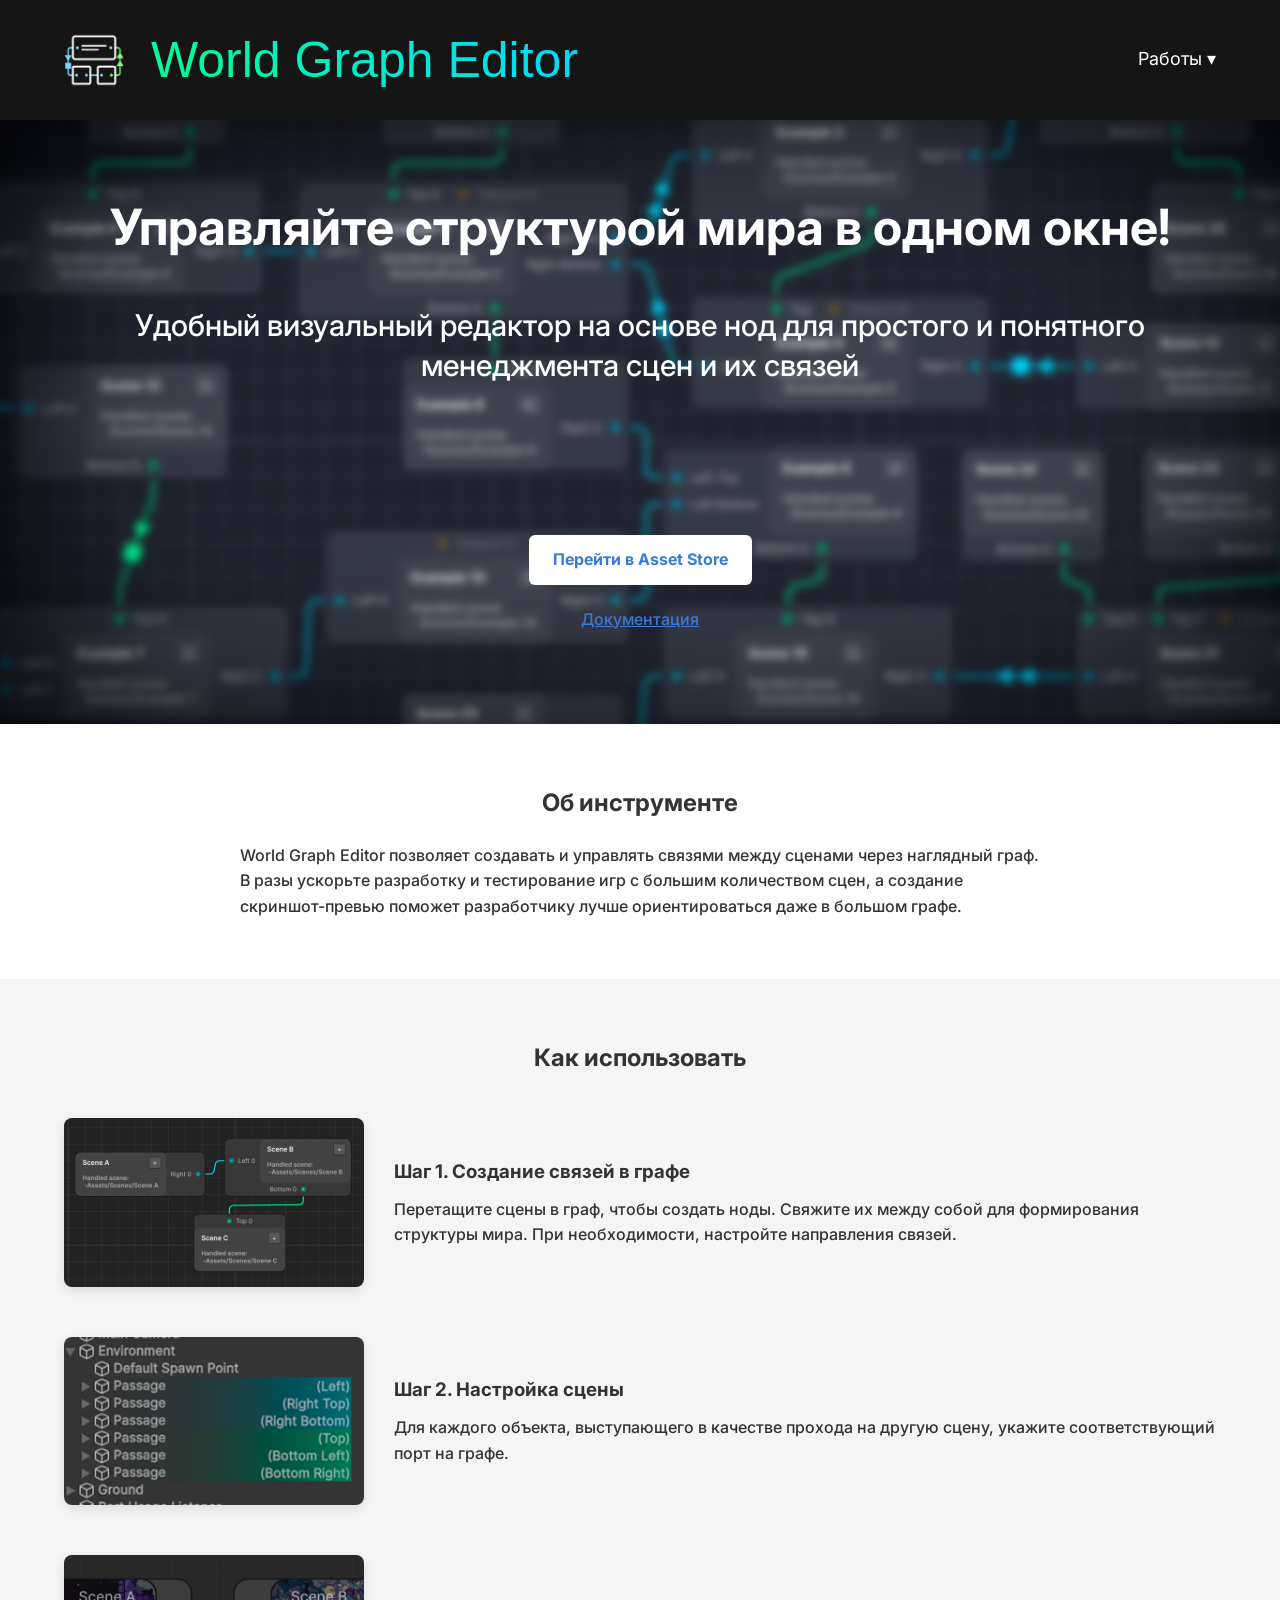
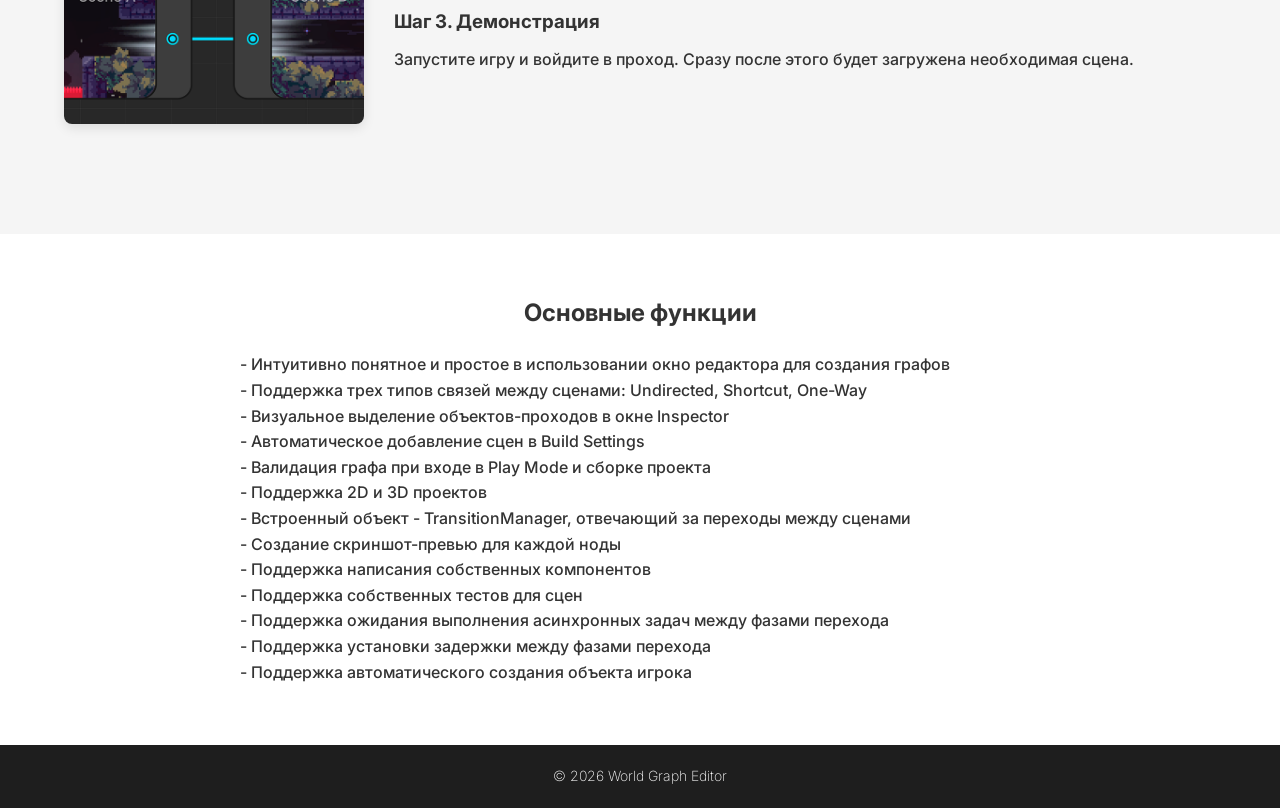
<file: index.html>
<!DOCTYPE html>
<html lang="ru">
<head>
    <meta charset="UTF-8">
    <title>World Graph Editor</title>
    <link rel="stylesheet" href="style.css">

    <link rel="preconnect" href="https://fonts.googleapis.com">
    <link rel="preconnect" href="https://fonts.gstatic.com" crossorigin>

    <link href="https://fonts.googleapis.com/css2?family=Inter:wght@300;400;500;600;700&display=swap" rel="stylesheet">
</head>
<body>

<header class="header">
    <div class="container header-inner">
        <div class="header-left">
            <img class="logo-image" src="icons/icon_empty.png">
            <h1 class="logo">World Graph Editor</h1>
        </div>

        <nav class="header-right">
            <div class="dropdown">
                <button class="dropdown-btn">Работы ▾</button>
                <div class="dropdown-content">
                    <a href="index.html">1 работа</a>
                    <a href="Work2/work2.html">2 работа</a>
                    <a href="Work3/work3.html">3 работа</a>
                    <a href="Work4/work4.html">4 работа</a>
                    <a href="Work5/work5.html">5 работа</a>
                    <a href="Coursework/main.html">Курсовая работа</a>
                </div>
            </div>
        </nav>
    </div>
</header>

<main>

<section class="hero">
    <div class="container hero-content">
        <h2>Управляйте структурой мира в одном окне!</h2>
        <p>Удобный визуальный редактор на основе нод для простого и понятного менеджмента сцен и их связей</p>
        <a href="https://assetstore.unity.com/packages/tools/level-design/world-graph-editor-306228" class="btn-primary" target="_blank">Перейти в Asset Store</a>
        <a href="https://github.com/xMrFinlandx/WorldGraphEditorDocumentation/blob/main/README.md#Introduction" class="link" target="_blank">Документация</a>
    </div>
</section>

<section class="description">
    <div class="container">
        <h2>Об инструменте</h2>
        <p>
            World Graph Editor позволяет создавать и управлять связями между сценами через наглядный граф.
            В разы ускорьте разработку и тестирование игр с большим количеством сцен, а создание скриншот-превью поможет разработчику лучше ориентироваться даже в большом графе.
        </p>
    </div>
</section>

<section class="steps">
    <div class="container">
        <h2>Как использовать</h2>

        <div class="step">
            <img src="images/wge_step_1.png" alt="Создание связей">
            <div class="step-content">
                <h3>Шаг 1. Создание связей в графе</h3>
                <p>
                    Перетащите сцены в граф, чтобы создать ноды. Свяжите их между собой для формирования структуры мира.
                    При необходимости, настройте направления связей.
                </p>
            </div>
        </div>

        <div class="step">
            <img src="images/wge_step_2.png" alt="Инициализация проходов">
            <div class="step-content">
                <h3>Шаг 2. Настройка сцены</h3>
                <p>
                    Для каждого объекта, выступающего в качестве прохода на другую сцену, укажите соответствующий порт на графе.
                </p>
            </div>
        </div>

        <div class="step">
            <img src="images/wge_step_3.png" alt="Демонстрация">
            <div class="step-content">
                <h3>Шаг 3. Демонстрация</h3>
                <p>
                    Запустите игру и войдите в проход. Сразу после этого будет загружена необходимая сцена.
                </p>
            </div>
        </div>

    </div>
</section>

<section class="technical">
    <div class="container">
        <h2>Основные функции</h2>
        <p>- Интуитивно понятное и простое в использовании окно редактора для создания графов</p>
        <p>- Поддержка трех типов связей между сценами: Undirected, Shortcut, One-Way</p>
        <p>- Визуальное выделение объектов-проходов в окне Inspector</p>
        <p>- Автоматическое добавление сцен в Build Settings</p>
        <p>- Валидация графа при входе в Play Mode и сборке проекта</p>
        <p>- Поддержка 2D и 3D проектов</p>
        <p>- Встроенный объект - TransitionManager, отвечающий за переходы между сценами</p>
        <p>- Создание скриншот-превью для каждой ноды</p>
        <p>- Поддержка написания собственных компонентов</p>
        <p>- Поддержка собственных тестов для сцен</p>
        <p>- Поддержка ожидания выполнения асинхронных задач между фазами перехода</p>
        <p>- Поддержка установки задержки между фазами перехода</p>
        <p>- Поддержка автоматического создания объекта игрока</p>
    </div>
</section>

</main>

<footer class="footer">
    <div class="container">
        <p>© 2026 World Graph Editor</p>
    </div>
</footer>

</body>
</html>
</file>
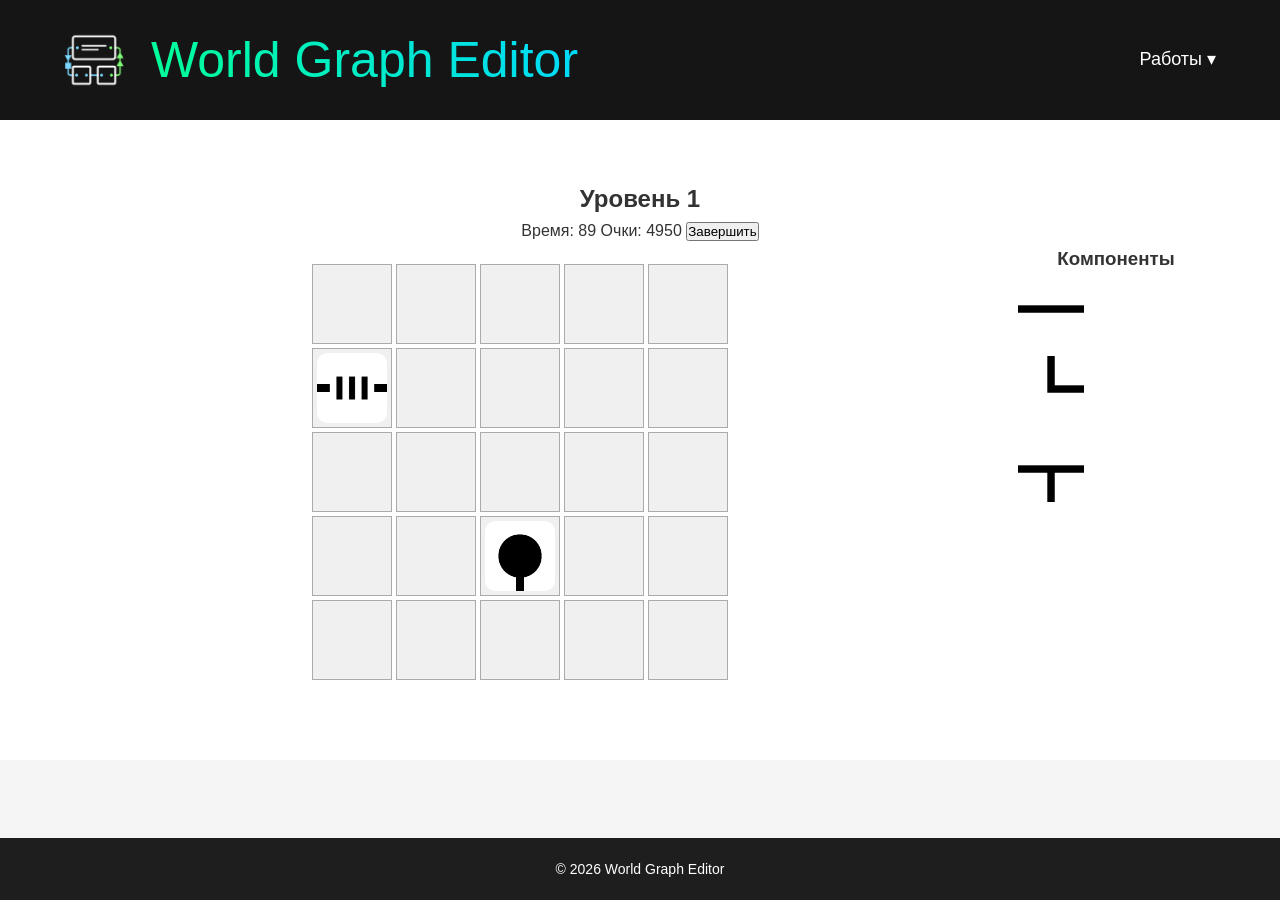
<file: Coursework/game1.html>
<!DOCTYPE html>
<html lang="ru">
<head>
    <meta charset="UTF-8">
    <title>Собери цепь</title>
    <link rel="stylesheet" href="game1.css">
    <link rel="stylesheet" href="../style.css">
</head>
<body>

<header class="header">
    <div class="container header-inner">
        <div class="header-left">
            <img class="logo-image" src="../icons/icon_empty.png"></img>
            <h1 class="logo">World Graph Editor</h1>
        </div>

        <nav class="header-right">
            <div class="dropdown">
                <button class="dropdown-btn">Работы ▾</button>
                <div class="dropdown-content">
                    <a href="../index.html">1 работа</a>
                    <a href="../Work2/work2.html">2 работа</a>
                    <a href="../Work3/work3.html">3 работа</a>
                    <a href="../Work4/work4.html">4 работа</a>
                    <a href="../Work5/work5.html">5 работа</a>
                    <a href="#">Курсовая работа</a>
                </div>
            </div>
        </nav>
    </div>
</header>

<main>

    <section class="work-container">
        <h2>Уровень <span id="level"></span></h2>

<div class="top-panel">
    <span>Время: <span id="timer">-</span></span>
    <span>Очки: <span id="score">-</span></span>
    <button id="finishBtn">Завершить</button>
</div>

<div class="layout">

    <div id="gameGrid"></div>

    <div class="sidePanel">
        <h3>Компоненты</h3>
        <div id="components"></div>
    </div>

</div>
    </section>

</main>


<footer class="footer">
    <div class="container">
        <p>© 2026 World Graph Editor</p>
    </div>
</footer>

<script src="game1.js"></script>

</body>
</html>
</file>
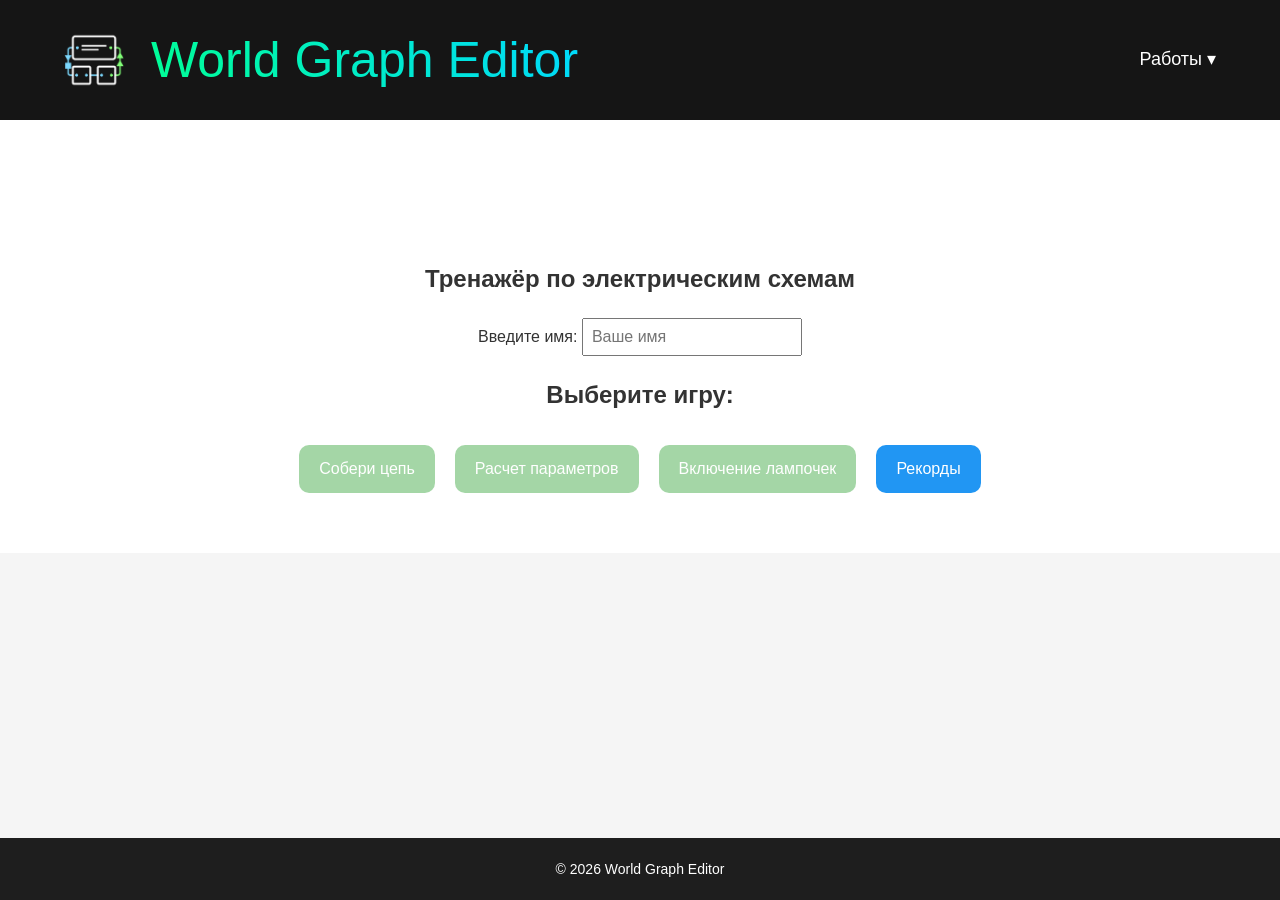
<file: Coursework/main.html>
<!DOCTYPE html>
<html lang="ru">
<head>
    <meta charset="UTF-8">
    <title>Главная</title>
    <link rel="stylesheet" href="../style.css">
    <link rel="stylesheet" href="main.css">
</head>
<body>

<header class="header">
    <div class="container header-inner">
        <div class="header-left">
            <img class="logo-image" src="../icons/icon_empty.png"></img>
            <h1 class="logo">World Graph Editor</h1>
        </div>

        <nav class="header-right">
            <div class="dropdown">
                <button class="dropdown-btn">Работы ▾</button>
                <div class="dropdown-content">
                    <a href="../index.html">1 работа</a>
                    <a href="../Work2/work2.html">2 работа</a>
                    <a href="../Work3/work3.html">3 работа</a>
                    <a href="../Work4/work4.html">4 работа</a>
                    <a href="../Work5/work5.html">5 работа</a>
                    <a href="../Coursework/main.html">Курсовая работа</a>
                </div>
            </div>
        </nav>
    </div>
</header>

<main>
    <section class="work-container">
        <div class="main-container">

            <h1>Тренажёр по электрическим схемам</h1>

            <div class="auth-block">
                <label>Введите имя:</label>
                <input type="text" id="playerName" placeholder="Ваше имя">
            </div>

            <h2>Выберите игру:</h2>

            <div class="games">
                <button class="menu-btn game-btn" data-game="1">
                    Собери цепь
                </button>

                <button class="menu-btn game-btn" data-game="2">
                   Расчет параметров
                </button>

                <button class="menu-btn game-btn" data-game="3">
                    Включение лампочек
                </button>

                <button id="ratingBtn" class="menu-btn rating-btn">
                    Рекорды
                </button>
            </div>

        </div>
    </section>
</main>

<footer class="footer">
    <div class="container">
        <p>© 2026 World Graph Editor</p>
    </div>
</footer>

<script src="main.js"></script>

</body>
</html>
</file>
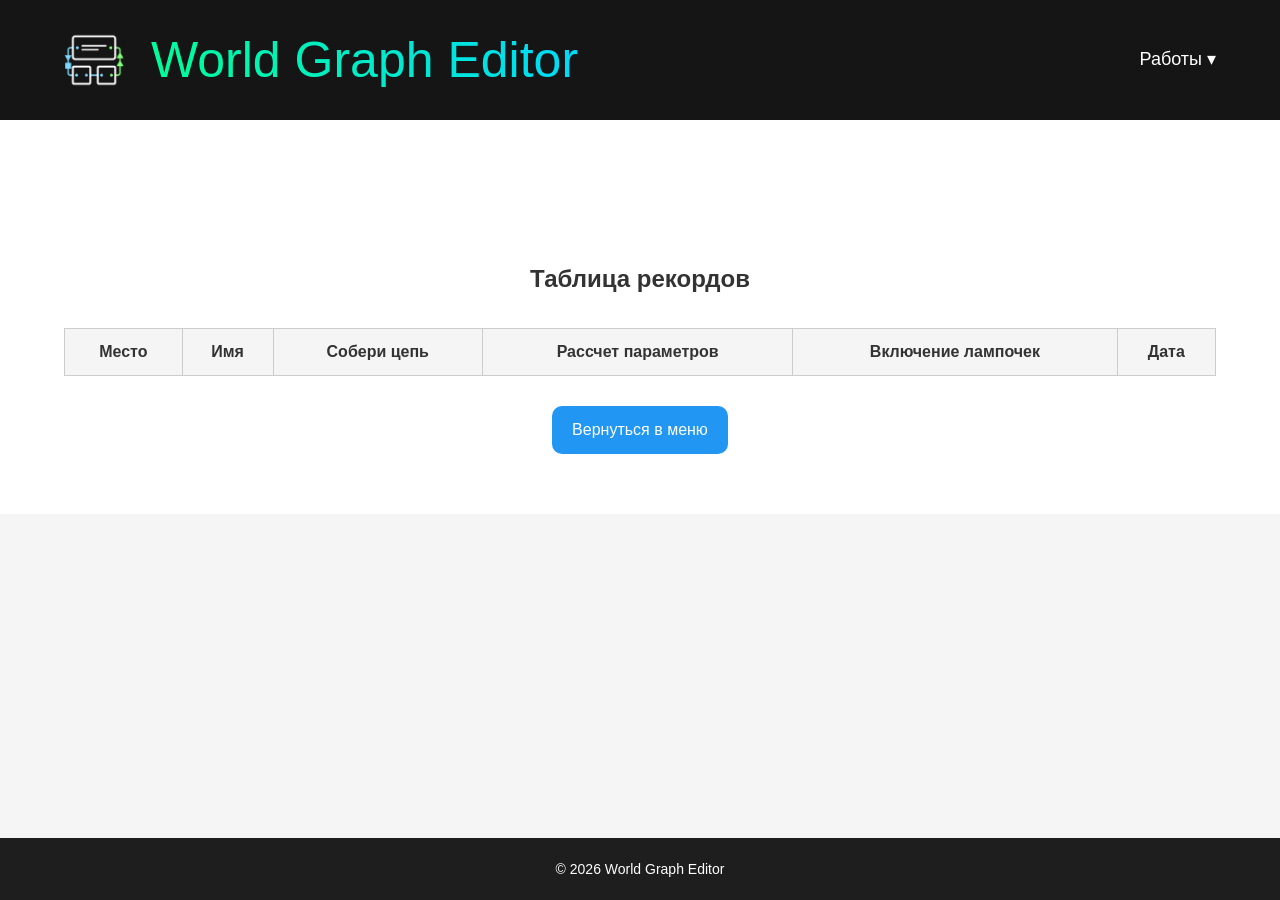
<file: Coursework/rating.html>
<!DOCTYPE html>
<html lang="ru">
<head>
  <meta charset="UTF-8">
  <title>Таблица рекордов</title>
  <link rel="stylesheet" href="../style.css">
  <link rel="stylesheet" href="rating.css">
  <link rel="stylesheet" href="main.css">
</head>
<body>

<header class="header">
  <div class="container header-inner">
    <div class="header-left">
      <img class="logo-image" src="../icons/icon_empty.png"></img>
      <h1 class="logo">World Graph Editor</h1>
    </div>

    <nav class="header-right">
      <div class="dropdown">
        <button class="dropdown-btn">Работы ▾</button>
        <div class="dropdown-content">
          <a href="../index.html">1 работа</a>
          <a href="../Work2/work2.html">2 работа</a>
          <a href="../Work3/work3.html">3 работа</a>
          <a href="../Work4/work4.html">4 работа</a>
          <a href="../Work5/work5.html">5 работа</a>
          <a href="../Coursework/main.html">Курсовая работа</a>
        </div>
      </div>
    </nav>
  </div>
</header>

<main>
  <section class="work-container">
<div class="main-container">

  <h1>Таблица рекордов</h1>

  <table id="ratingTable">
    <thead>
    <tr>
      <th>Место</th>
      <th>Имя</th>
      <th>Собери цепь</th>
      <th>Рассчет параметров</th>
      <th>Включение лампочек</th>
      <th>Дата</th>
    </tr>
    </thead>
    <tbody></tbody>
  </table>

  <button id="backBtn" class="menu-btn rating-btn">
    Вернуться в меню
  </button>

</div>

</section>
</main>

<footer class="footer">
  <div class="container">
    <p>© 2026 World Graph Editor</p>
  </div>
</footer>

<script src="rating.js"></script>
</body>
</html>
</file>
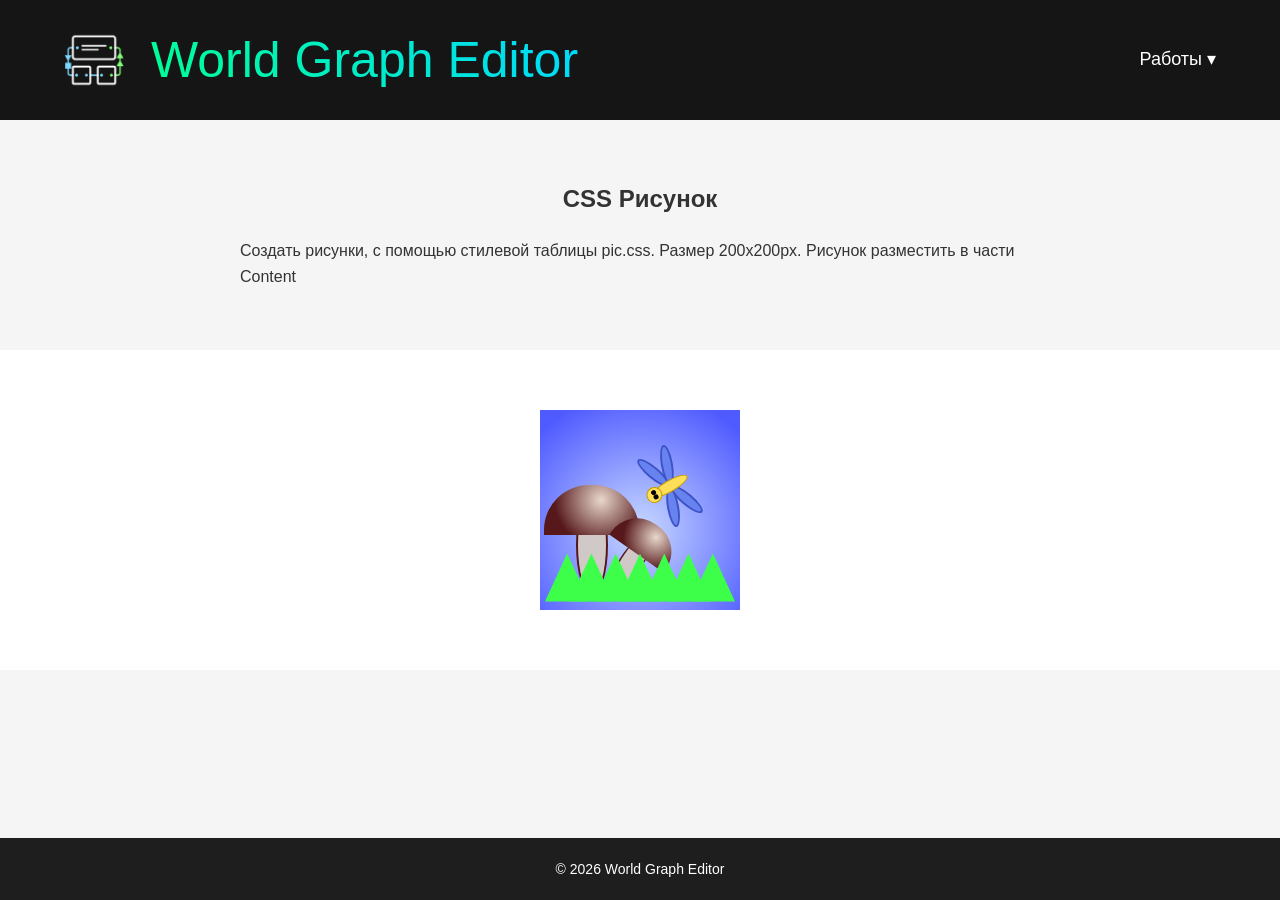
<file: Work2/work2.html>
<!DOCTYPE html>
<html lang="ru">
<head>
    <meta charset="UTF-8">
    <title>CSS Drawing</title>
    <link rel="stylesheet" href="pic.css">
    <link rel="stylesheet" href="../style.css">
</head>
<body>

<header class="header">
    <div class="container header-inner">
        <div class="header-left">
            <img class="logo-image" src="../icons/icon_empty.png"></img>
            <h1 class="logo">World Graph Editor</h1>
        </div>

        <nav class="header-right">
            <div class="dropdown">
                <button class="dropdown-btn">Работы ▾</button>
                <div class="dropdown-content">
                    <a href="../index.html">1 работа</a>
                    <a href="../Work2/work2.html">2 работа</a>
                    <a href="../Work3/work3.html">3 работа</a>
                    <a href="../Work4/work4.html">4 работа</a>
                    <a href="../Work5/work5.html">5 работа</a>
                    <a href="../Coursework/main.html">Курсовая работа</a>
                </div>
            </div>
        </nav>
    </div>
</header>

<main>

<section class="work-description">
    <h2>CSS Рисунок</h2>
    <p>Создать рисунки, с помощью стилевой таблицы pic.css. Размер 200х200px.
        Рисунок разместить в части Content</p>
</section>

<section class="work-container">
    <div class="content">
        <div class="picture">
            <div class="mushroom">
                <div class="cap"></div>
                <div class="stem"></div>
            </div>

            <div class="mushroom small">
                <div class="cap"></div>
                <div class="stem"></div>
            </div>

            <div class="grass">
                <div></div>
                <div></div>
                <div></div>
                <div></div>
                <div></div>
                <div></div>
                <div></div>
            </div>

            <div class="butterfly">
                <div class="wing leftbot"></div>
                <div class="wing rightbot"></div>
                <div class="wing lefttop"></div>
                <div class="wing righttop"></div>
                <div class="body"></div>
                <div class="head">
                    <div class="head eye left"></div>
                    <div class="head eye right"></div>
                </div>
            </div>
        </div>
    </div>
</section>

</main>

<footer class="footer">
    <div class="container">
        <p>© 2026 World Graph Editor</p>
    </div>
</footer>

</body>
</html>
</file>
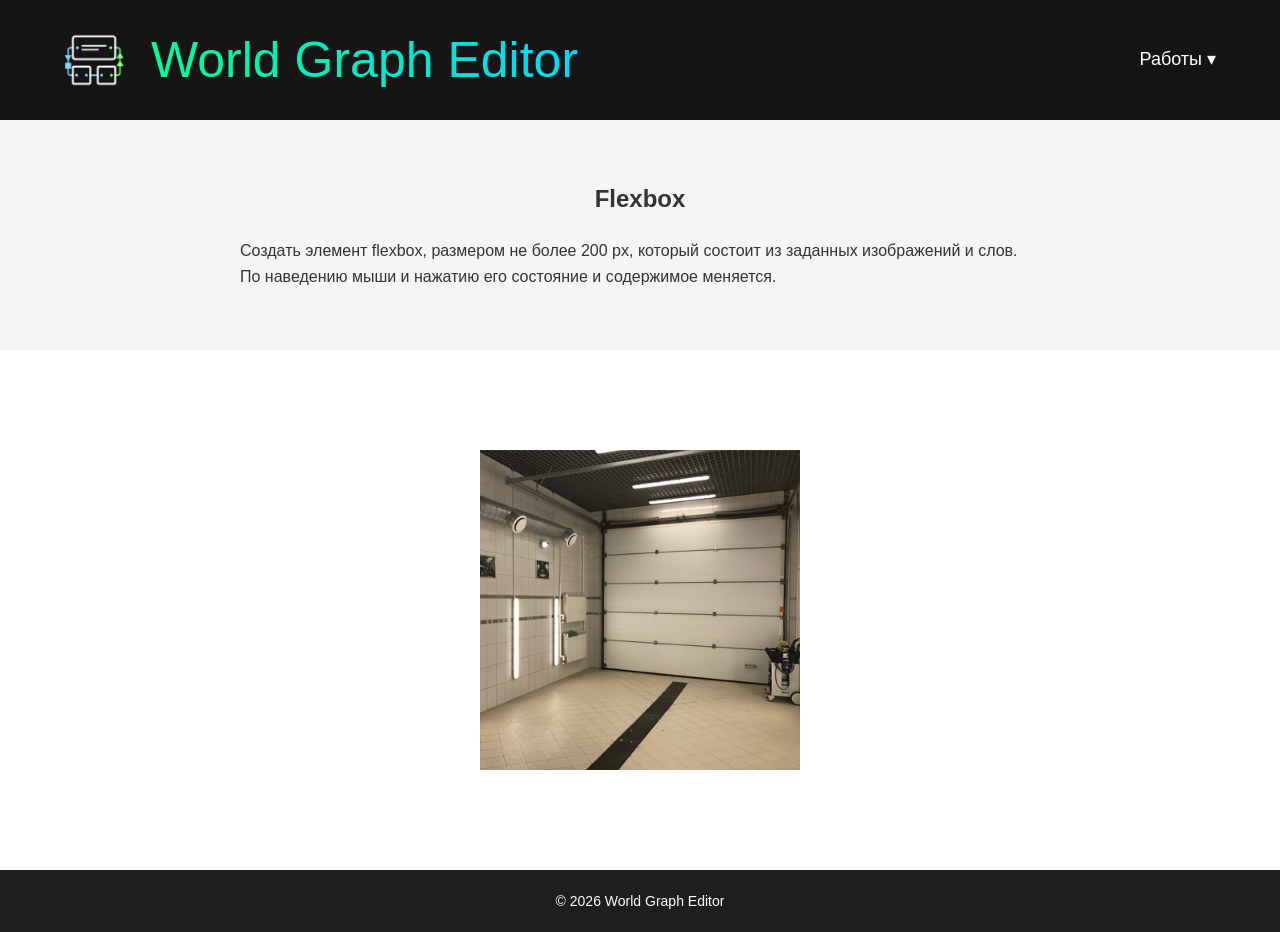
<file: Work3/work3.html>
<!DOCTYPE html>
<html lang="ru">

<head>
    <meta charset="UTF-8">
    <meta name="viewport" content="width=device-width, initial-scale=1.0">
    <title>Flexbox-реклама</title>

    <link rel="stylesheet" href="style.css">
    <link rel="stylesheet" href="../style.css">
</head>
<body>

<header class="header">
    <div class="container header-inner">
        <div class="header-left">
            <img class="logo-image" src="../icons/icon_empty.png"></img>
            <h1 class="logo">World Graph Editor</h1>
        </div>

        <nav class="header-right">
            <div class="dropdown">
                <button class="dropdown-btn">Работы ▾</button>
                <div class="dropdown-content">
                    <a href="../index.html">1 работа</a>
                    <a href="../Work2/work2.html">2 работа</a>
                    <a href="../Work3/work3.html">3 работа</a>
                    <a href="../Work4/work4.html">4 работа</a>
                    <a href="../Work5/work5.html">5 работа</a>
                    <a href="../Coursework/main.html">Курсовая работа</a>
                </div>
            </div>
        </nav>
    </div>
</header>

<main>

    <section class="work-description">
        <h2>Flexbox</h2>
        <p>Создать элемент flexbox, размером не более 200 px, который состоит из заданных изображений и слов.
            По наведению мыши и нажатию его состояние и содержимое меняется.</p>
    </section>

<section class="work-container">

<div class="content">
    <div class="picture">
        <div class="car1 car"></div>
        <p class="text1 text">Автомойка "Чистюля"</p>
        <div class="car2 car"></div>
        <p class="text2 text">Самая быстрая мойка</p>
    </div>
</div>

</section>

</main>

<footer class="footer">
    <div class="container">
        <p>© 2026 World Graph Editor</p>
    </div>
</footer>

</body>
</html>
</file>
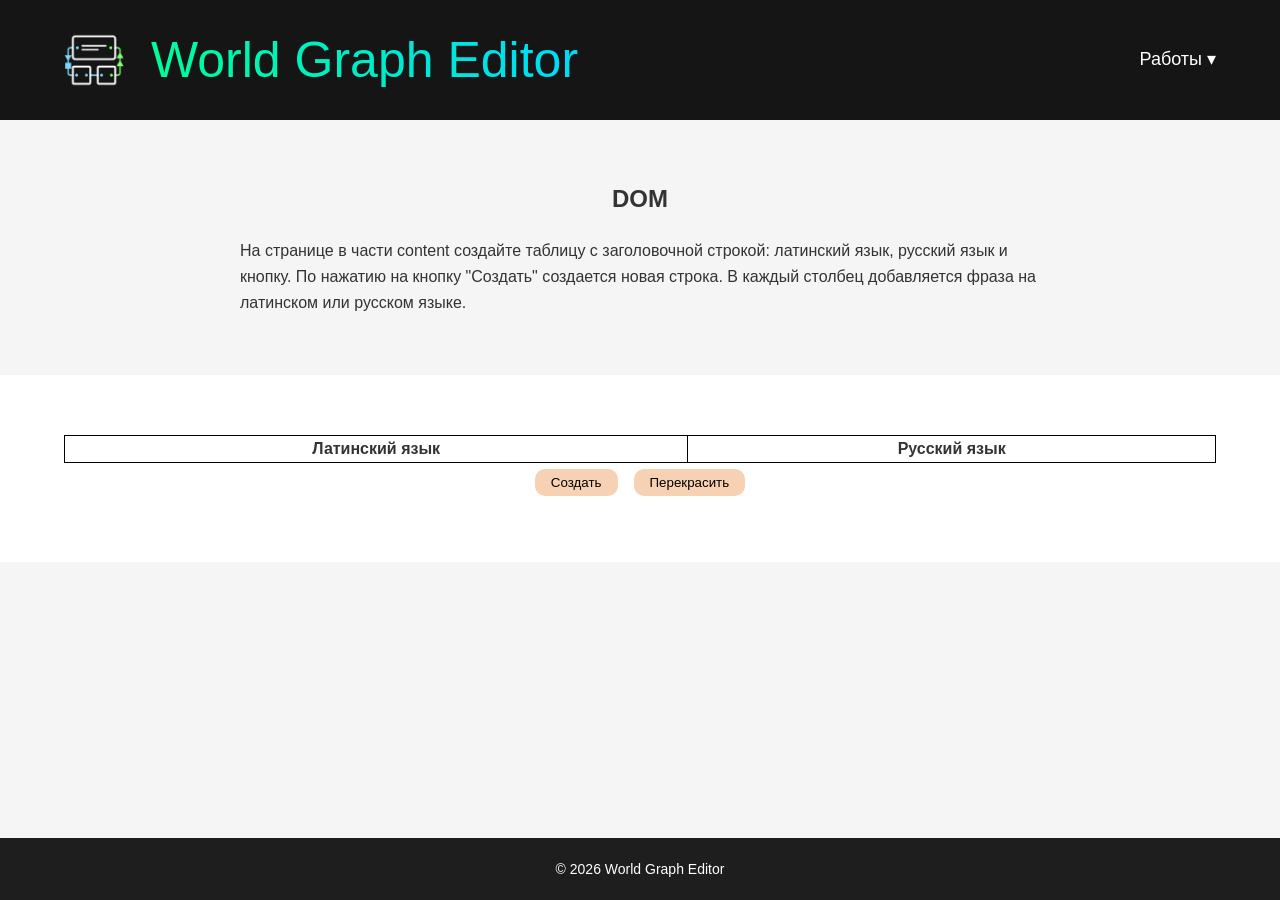
<file: Work4/work4.html>
<!DOCTYPE html>
<html lang="ru">
<head>
    <meta charset="UTF-8">
    <title>Title</title>
    <link rel="stylesheet" href="style.css">
    <link rel="stylesheet" href="../style.css">
</head>

<body>

<header class="header">
    <div class="container header-inner">
        <div class="header-left">
            <img class="logo-image" src="../icons/icon_empty.png"></img>
            <h1 class="logo">World Graph Editor</h1>
        </div>

        <nav class="header-right">
            <div class="dropdown">
                <button class="dropdown-btn">Работы ▾</button>
                <div class="dropdown-content">
                    <a href="../index.html">1 работа</a>
                    <a href="../Work2/work2.html">2 работа</a>
                    <a href="../Work3/work3.html">3 работа</a>
                    <a href="../Work4/work4.html">4 работа</a>
                    <a href="../Work5/work5.html">5 работа</a>
                    <a href="../Coursework/main.html">Курсовая работа</a>
                </div>
            </div>
        </nav>
    </div>
</header>

<main>

    <section class="work-description">
        <h2>DOM</h2>
        <p>На странице в части content создайте таблицу с заголовочной строкой: латинский язык, русский язык и кнопку.
            По нажатию на кнопку "Создать" создается новая строка. В каждый столбец добавляется фраза на латинском или русском языке.
        </p>
    </section>

<section class="work-container">

<div class="content">
    <table id="table">
        <thead>
        <tr>
            <th>Латинский язык</th>
            <th>Русский язык</th>
        </tr>
        </thead>
        <tbody id="tbody">

        </tbody>
    </table>
</div>


<div class="buttons">
    <button id = "createButton">Создать</button>
    <button id = "recolorButton">Перекрасить</button>
</div>

</section>

</main>

<footer class="footer">
    <div class="container">
        <p>© 2026 World Graph Editor</p>
    </div>
</footer>

<script src="script.js"></script>

</body>
</html>
</file>
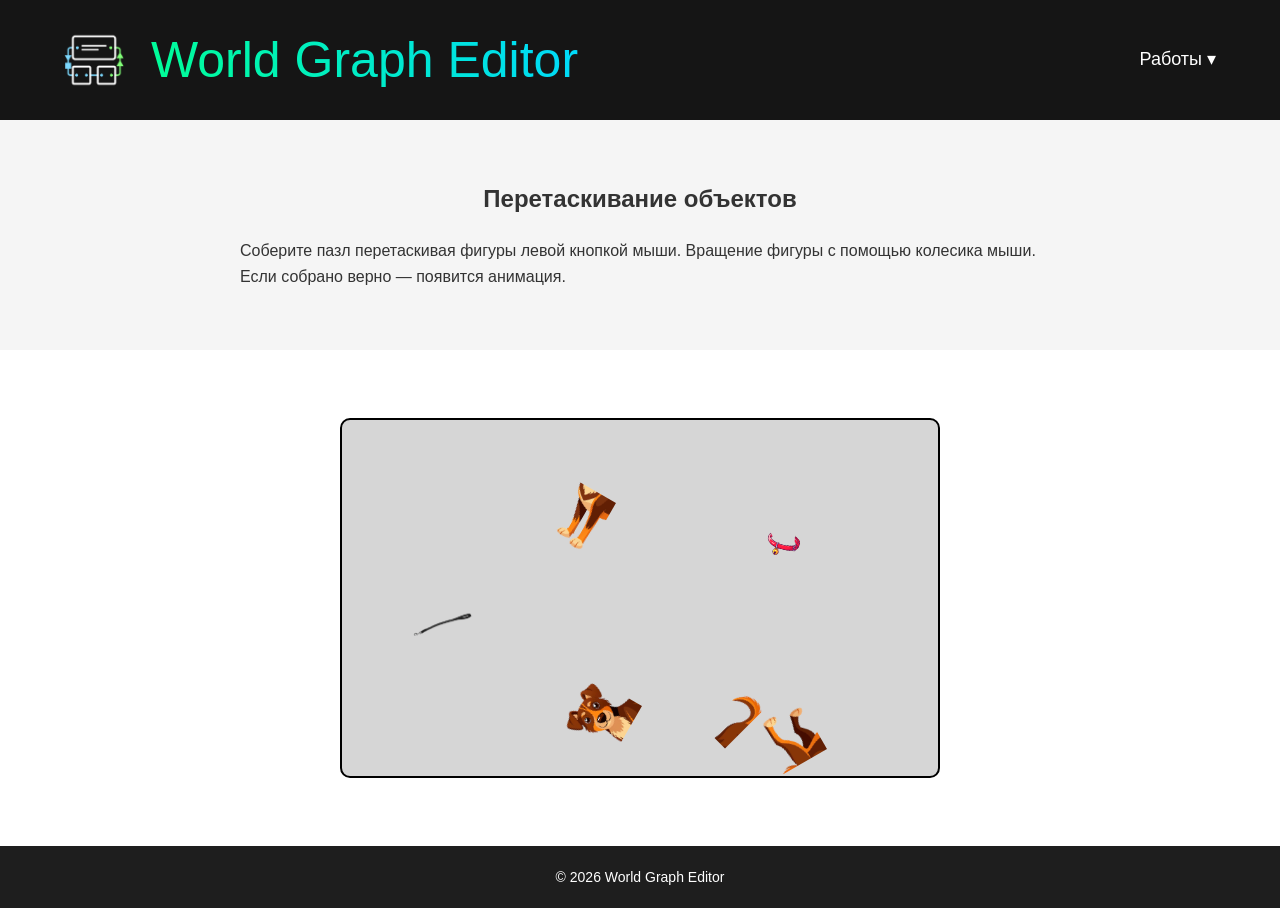
<file: Work5/work5.html>
<!DOCTYPE html>
<html lang="ru">
<head>
  <meta charset="UTF-8">
  <title>5 Работа</title>
  <link rel="stylesheet" href="style.css">
  <link rel="stylesheet" href="../style.css">
</head>
<body>

<header class="header">
  <div class="container header-inner">
    <div class="header-left">
      <img class="logo-image" src="../icons/icon_empty.png"></img>
      <h1 class="logo">World Graph Editor</h1>
    </div>

    <nav class="header-right">
      <div class="dropdown">
        <button class="dropdown-btn">Работы ▾</button>
        <div class="dropdown-content">
          <a href="../index.html">1 работа</a>
          <a href="../Work2/work2.html">2 работа</a>
          <a href="../Work3/work3.html">3 работа</a>
          <a href="../Work4/work4.html">4 работа</a>
          <a href="../Work5/work5.html">5 работа</a>
          <a href="../Coursework/main.html">Курсовая работа</a>
        </div>
      </div>
    </nav>
  </div>
</header>

<main>

  <section class="work-description">
    <h2>Перетаскивание объектов</h2>
    <p>Соберите пазл перетаскивая фигуры левой кнопкой мыши. Вращение фигуры с помощью колесика мыши. Если собрано верно — появится анимация.</p>
  </section>

<section class="work-container">

<div class="puzzle-area">
  <img src="images/dogtl.png" class="piece" data-correct-x="0" data-correct-y="0" data-correct-rotation="0" data-allow-rotation="1">
  <img src="images/dogtr.png" class="piece" data-correct-x="60" data-correct-y="0" data-correct-rotation="0" data-allow-rotation="1">
  <img src="images/dogbl.png" class="piece" data-correct-x="0" data-correct-y="60" data-correct-rotation="0" data-allow-rotation="1">
  <img src="images/dogbr.png" class="piece" data-correct-x="60" data-correct-y="60" data-correct-rotation="0" data-allow-rotation="1">
  <img src="images/collar.png" class="piece" data-correct-x="5" data-correct-y="15" data-correct-rotation="0" data-allow-rotation="1">
  <img src="images/leash.png" class="piece" data-correct-x="40" data-correct-y="5" data-correct-rotation="0" data-allow-rotation="0">
</div>

</section>
</main>

<footer class="footer">
  <div class="container">
    <p>© 2026 World Graph Editor</p>
  </div>
</footer>

<script src="script.js"></script>

</body>
</html>
</file>
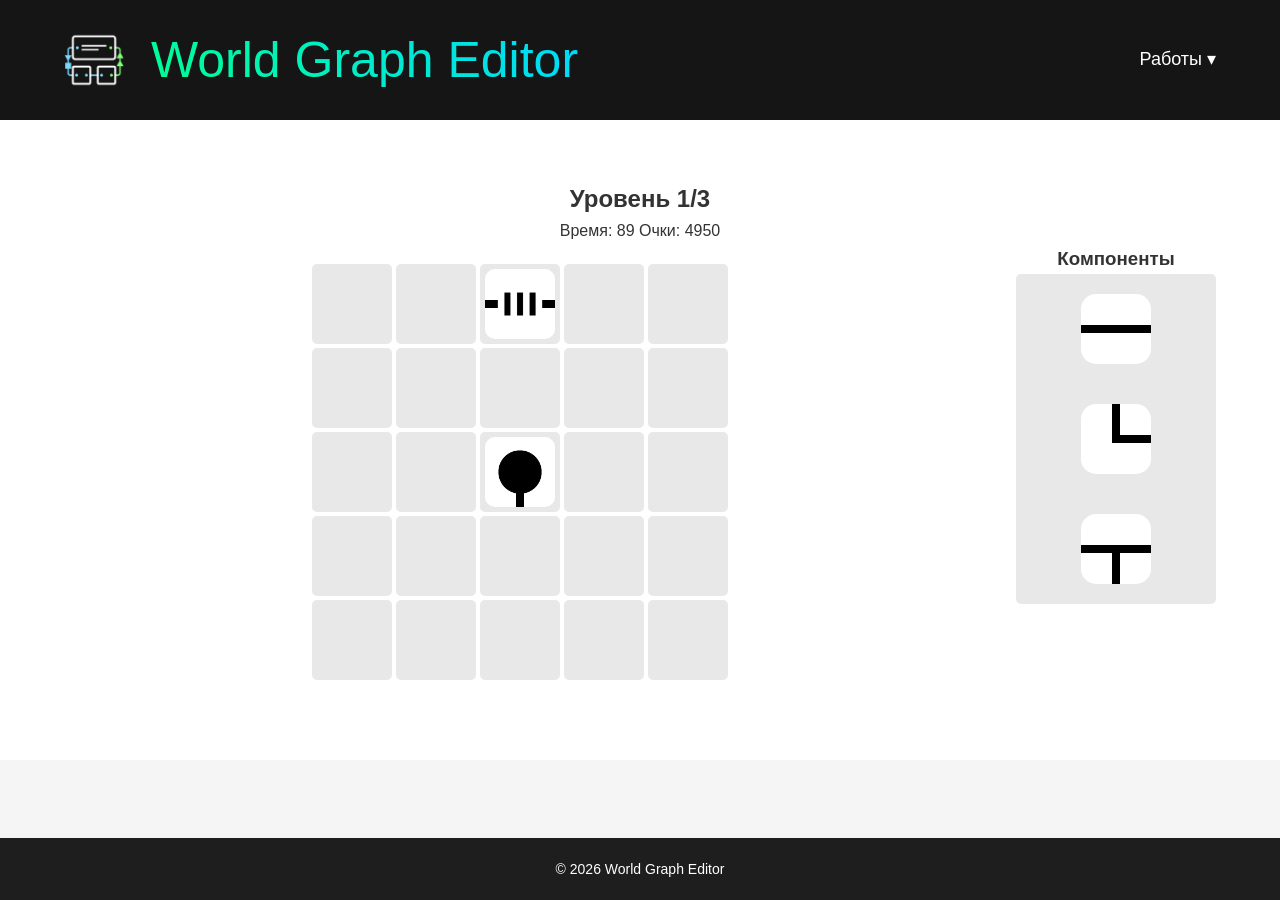
<file: Coursework/game1/game.html>
<!DOCTYPE html>
<html lang="ru">
<head>
    <meta charset="UTF-8">
    <title>Собери цепь</title>
    <link rel="stylesheet" href="game1.css">
    <link rel="stylesheet" href="../../style.css">
</head>
<body>

<header class="header">
    <div class="container header-inner">
        <div class="header-left">
            <img class="logo-image" src="../../icons/icon_empty.png"></img>
            <h1 class="logo">World Graph Editor</h1>
        </div>

        <nav class="header-right">
            <div class="dropdown">
                <button class="dropdown-btn">Работы ▾</button>
                <div class="dropdown-content">
                    <a href="../../index.html">1 работа</a>
                    <a href="../../Work2/work2.html">2 работа</a>
                    <a href="../../Work3/work3.html">3 работа</a>
                    <a href="../../Work4/work4.html">4 работа</a>
                    <a href="../../Work5/work5.html">5 работа</a>
                    <a href="../main.html">Курсовая работа</a>
                </div>
            </div>
        </nav>
    </div>
</header>

<main>

    <section class="work-container">
        <h2>Уровень <span id="level"></span></h2>

<div class="top-panel">
    <span>Время: <span id="timer">-</span></span>
    <span>Очки: <span id="score">-</span></span>
</div>

<div class="layout">

    <div id="gameGrid"></div>

    <div class="sidePanel">
        <h3>Компоненты</h3>
        <div id="components"></div>
    </div>

</div>
    </section>

</main>


<footer class="footer">
    <div class="container">
        <p>© 2026 World Graph Editor</p>
    </div>
</footer>

<script src="game1.js"></script>
<script src="../common.js"></script>

</body>
</html>
</file>
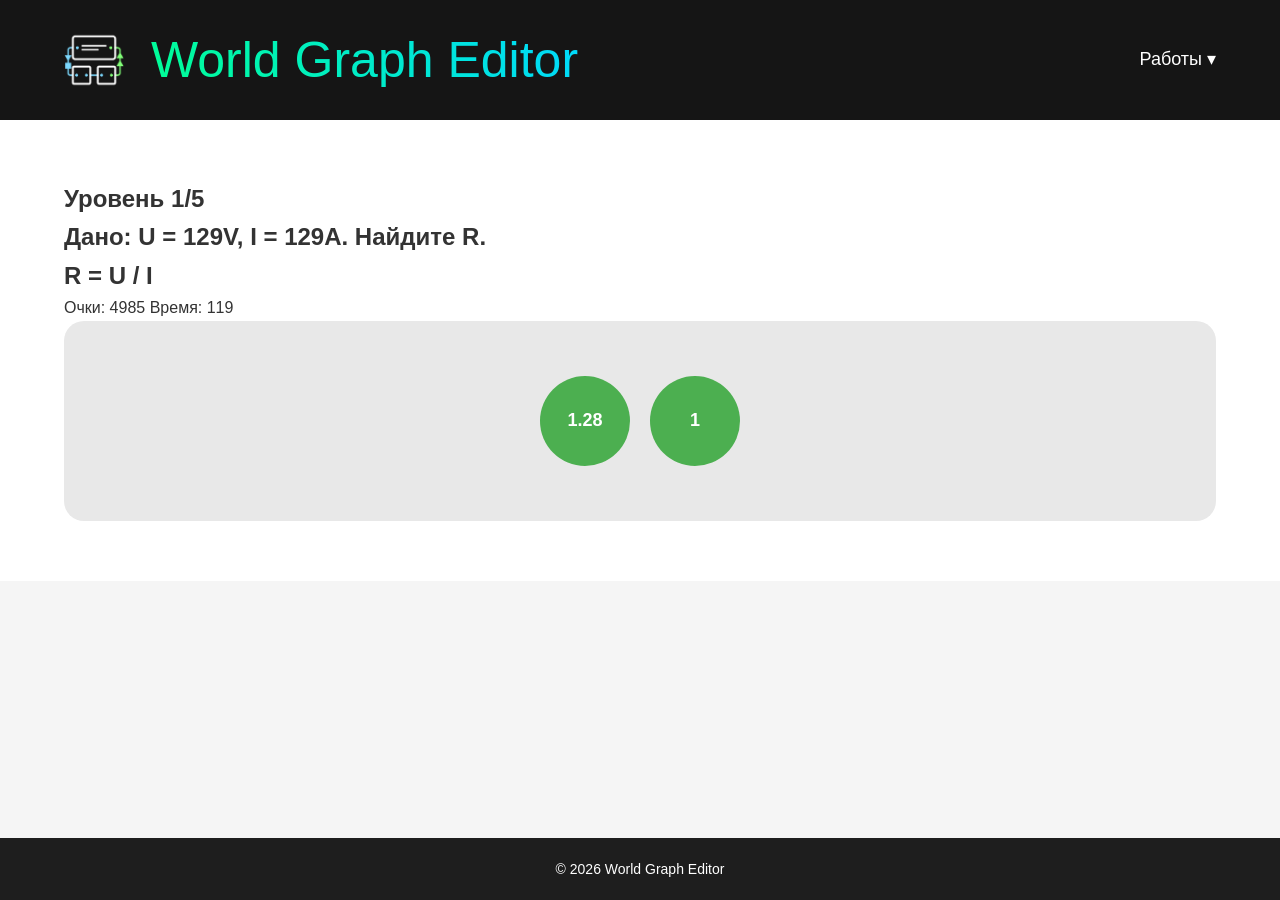
<file: Coursework/game2/game.html>
<!DOCTYPE html>
<html lang="ru">
<head>
  <meta charset="UTF-8">
  <title>Расчёты</title>
  <link rel="stylesheet" href="game2.css">
  <link rel="stylesheet" href="../../style.css">
</head>
<body>

<header class="header">
  <div class="container header-inner">
    <div class="header-left">
      <img class="logo-image" src="../../icons/icon_empty.png"></img>
      <h1 class="logo">World Graph Editor</h1>
    </div>

    <nav class="header-right">
      <div class="dropdown">
        <button class="dropdown-btn">Работы ▾</button>
        <div class="dropdown-content">
          <a href="../../index.html">1 работа</a>
          <a href="../../Work2/work2.html">2 работа</a>
          <a href="../../Work3/work3.html">3 работа</a>
          <a href="../../Work4/work4.html">4 работа</a>
          <a href="../../Work5/work5.html">5 работа</a>
          <a href="../main.html">Курсовая работа</a>
        </div>
      </div>
    </nav>
  </div>
</header>

<main>
    <section class="work-container">

      <h2>Уровень <span id="level"></span></h2>
      <h2 id="taskText">Задача</h2>

        <div class="top-panel">
          <span>Очки: <span id="score">5000</span></span>
          <span>Время: <span id="timer">120</span></span>
        </div>
      <div id="answersContainer"></div>

    </section>
</main>


<footer class="footer">
  <div class="container">
    <p>© 2026 World Graph Editor</p>
  </div>
</footer>

<script src="game2.js"></script>
<script src="../common.js"></script>

</body>
</html>
</file>
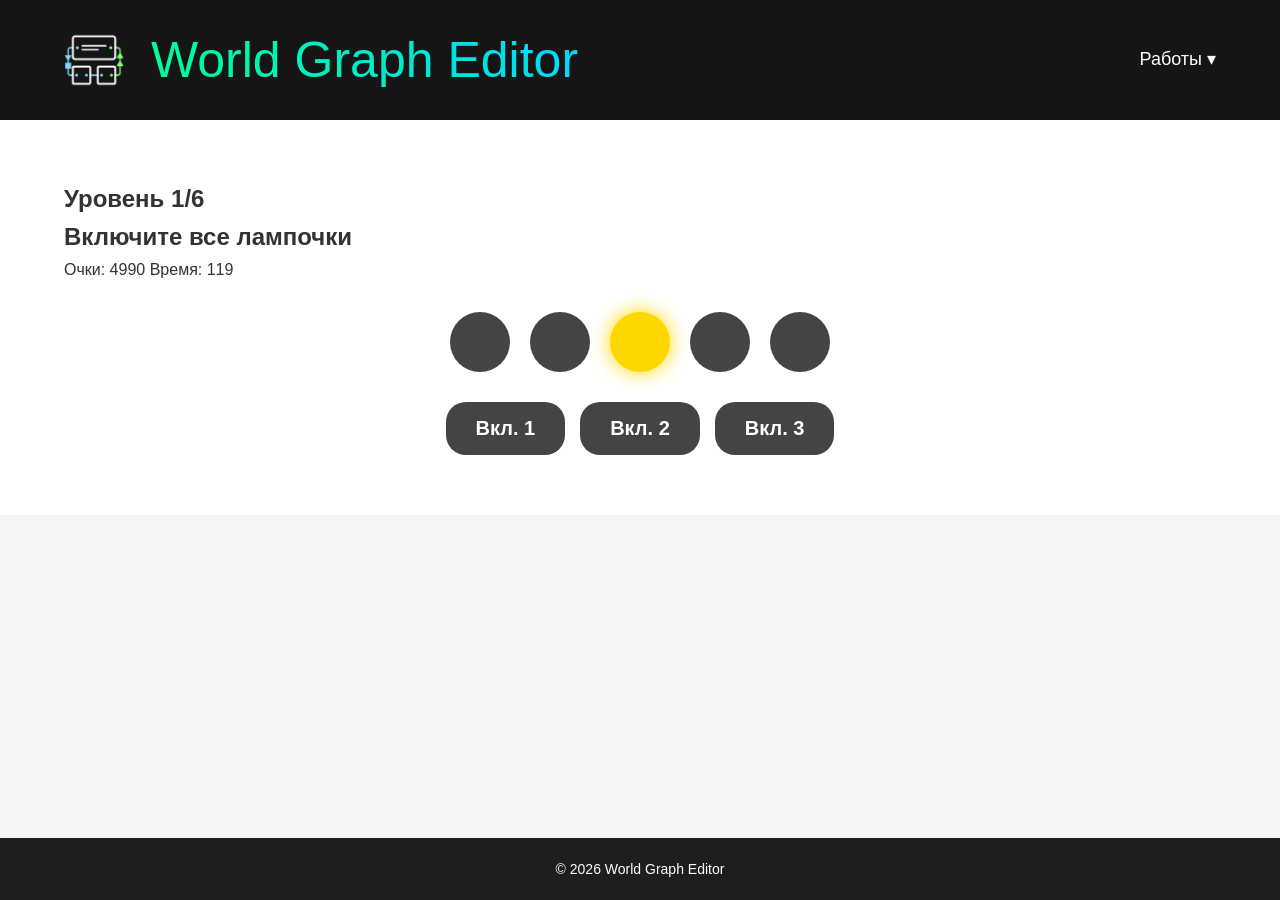
<file: Coursework/game3/game.html>
<!DOCTYPE html>
<html lang="en">
<head>
    <meta charset="UTF-8">
    <title>Title</title>
  <link rel="stylesheet" href="game3.css">
  <link rel="stylesheet" href="../../style.css">
</head>
<body>

<header class="header">
  <div class="container header-inner">
    <div class="header-left">
      <img class="logo-image" src="../../icons/icon_empty.png"></img>
      <h1 class="logo">World Graph Editor</h1>
    </div>

    <nav class="header-right">
      <div class="dropdown">
        <button class="dropdown-btn">Работы ▾</button>
        <div class="dropdown-content">
          <a href="../../index.html">1 работа</a>
          <a href="../../Work2/work2.html">2 работа</a>
          <a href="../../Work3/work3.html">3 работа</a>
          <a href="../../Work4/work4.html">4 работа</a>
          <a href="../../Work5/work5.html">5 работа</a>
          <a href="../main.html">Курсовая работа</a>
        </div>
      </div>
    </nav>
  </div>
</header>

<main>

  <section class="work-container">
    <h2>Уровень <span id="level"></span></h2>

    <h2 id="taskText">Включите все лампочки</h2>
    <div class="top-panel">
      <span>Очки: <span id="score">5000</span></span>
      <span>Время: <span id="timer">120</span></span>
    </div>
    <div id="bulbsContainer" class="bulbs"></div>
    <div id="switchesContainer" class="switches"></div>

  </section>
</main>


<footer class="footer">
  <div class="container">
    <p>© 2026 World Graph Editor</p>
  </div>
</footer>

<script src="game3.js"></script>
<script src="../common.js"></script>


</body>
</html>
</file>
<file: style.css>
* {
    margin: 0;
    padding: 0;
    box-sizing: border-box;
    font-family: Inter, sans-serif;
}

body {
    font-weight: 500;
    line-height: 1.6;
    background-color: #f5f5f5;
    color: #333;

    display: flex;
    flex-direction: column;
    min-height: 100vh;
}

html, body {
    height: 100%;
    margin: 0;
}

main {
    flex: 1;
}

.container {
    width: 90%;
    margin: 0 auto;
}

.header .container
{
    display: flex;
    align-items: center;
}

.header {
    background: #151515;
    color: white;
    padding: 20px 0;
}

.header-inner {
    display: flex;
    justify-content: space-between;
    align-items: center;
}

.header-left {
    display: flex;
    align-items: center;
    gap: 12px;
}

.dropdown {
    position: relative;
    z-index: 5;
}

.dropdown-btn {
    background: transparent;
    border: none;
    color: white;
    font-size: 18px;
    cursor: pointer;
}

.dropdown-content {
    position: absolute;
    right: 0;
    top: 100%;

    display: none;
    min-width: 180px;

    background: white;
    border-radius: 6px;
    overflow: hidden;
    box-shadow: 0 6px 16px rgba(0,0,0,0.2);
}

.dropdown-content a {
    display: block;
    padding: 10px 15px;
    color: #333;
    text-decoration: none;
}

.dropdown-content a:hover {
    background: #f0f0f0;
}

.dropdown:hover .dropdown-content {
    display: block;
}

.logo-image
{
    position: relative;

    width: 60px;
    height: 60px;

    margin-right: 15px;
}

.logo {
    font-size: 50px;

    font-family: Impact, sans-serif;
    font-weight: 100;

    display: inline-block;

    background: linear-gradient(60deg, #00ff93 0%, #00d8ff 100%);

    -webkit-background-clip: text;
    -webkit-text-fill-color: transparent;

    background-clip: text;
    color: transparent;
}

.hero {
    position: relative;
    overflow: hidden;
    color: white;
    padding: 80px 0;
    text-align: center;
}

.hero::before {
    content: "";
    position: absolute;
    inset: 0;

    background: url("images/wge_background.png") no-repeat center center;
    background-size: cover;

    filter: blur(4px);
    transform: scale(1.1);

    z-index: -1;
}

.hero h2 {
    margin-bottom: 20px;
    font-size: 50px;
    line-height: 55px;
}

.hero p {
    margin-top: 50px;
    margin-bottom: 30px;
    font-size: 30px;
    line-height: 40px;
}

.btn-primary {
    margin: 150px auto 0;
    padding: 12px 24px;
    background: #ffffff;
    color: #3a7bd5;
    font-weight: bold;
    text-decoration: none;
    border-radius: 6px;
    transition: 0.3s;

    display: block;
    width: fit-content;
}

.btn-primary:hover {
    background: #3a7bd5;
    color: #ffffff;
    transform: scale(1.2);
    transition: .2s ease-out;
}

.link
{
    color: #3a7bd5;

    display: block;
    width: fit-content;
    margin: 10px auto 0;

    padding: 12px 24px;
}

.link:hover
{
    color: white;
    transition: .2s ease-out;
}

.description, .technical {
    padding: 60px 0;
    background: white;
}

.work-container{
    padding: 60px 5% 60px 5%;
    background: white;
}

.work-description {
    padding: 60px 0;
}

.description h2, .technical h2, .work-description h2 {
    margin-bottom: 20px;
    text-align: center;
}

.description p, .technical p, .work-description p {
    max-width: 800px;
    margin: 0 auto;
    text-align: left;
}

.steps {
    padding: 60px 0;
}

.steps h2 {
    text-align: center;
    margin-bottom: 40px;
}

.step {
    display: flex;
    align-items: center;
    margin-bottom: 50px;
    gap: 30px;
}

.step img {
    width: 300px;
    border-radius: 8px;
    box-shadow: 0 4px 12px rgba(0,0,0,0.1);
}

.step-content h3 {
    margin-bottom: 10px;
}

.footer {
    background: #1e1e1e;
    color: white;
    text-align: center;

    font-weight: 200;
    font-size: 14px;
    padding: 20px 0;
}
</file>
<file: Coursework/game1.css>
body {
    font-family: Arial;
    text-align: center;
}

#gameGrid {
    margin: 20px auto;
    display: grid;
    grid-template-columns: repeat(5, 80px);
    grid-template-rows: repeat(5, 80px);
    gap: 4px;
    width: fit-content;
}

.cell {
    width: 80px;
    height: 80px;
    background: #f0f0f0;
    border: 1px solid #aaa;
    display: flex;
    justify-content: center;
    align-items: center;
    cursor: pointer;
}

.layout {
    display: flex;
    justify-content: center;
    gap: 40px;
}

.sidePanel {
    width: 200px;
}

#components {
    display: flex;
    flex-direction: column;
    gap: 10px;
}

.component {
    width: 70px;
    height: 70px;
    background-size: contain;
    background-repeat: no-repeat;
    border: 2px solid transparent;
    cursor: pointer;

    border-radius: 10px;
}
.component.selected {
    border: 2px solid blue;
}

.element {
    width: 70px;
    height: 70px;
    background-size: contain;
    background-repeat: no-repeat;
    transition: transform 0.3s ease;
    border-radius: 10px;
}

.correct {
    background-color: #b6ffb6;
}

.wrong {
    animation: shake 0.3s;
}

@keyframes shake {
    0% { transform: translateX(0); }
    25% { transform: translateX(-5px); }
    50% { transform: translateX(5px); }
    75% { transform: translateX(-5px); }
    100% { transform: translateX(0); }
}
</file>
<file: Coursework/main.css>
.main-container {
    text-align: center;
    margin-top: 80px;
}

.auth-block {
    margin: 20px 0;
}

input {
    padding: 8px;
    font-size: 16px;
}

.games {
    margin-top: 30px;
    display: flex;
    justify-content: center;
    gap: 20px;
}

.menu-btn {
    padding: 15px 20px;
    font-size: 16px;
    cursor: pointer;
    border: none;
    color: white;
    border-radius: 10px;
    transition: 0.3s;
}

.menu-btn:hover {
    transform: scale(1.05);
}

.game-btn{
    background: #4caf50;
}

.game-btn:hover {
    background: #388e3c;
}

.rating-btn {
    background: #2196f3;
}

.rating-btn:hover {
    background: #1565c0;
}

button:disabled {
    opacity: 0.5;
    cursor: not-allowed;
}
</file>
<file: Coursework/rating.css>
table {
    margin: 30px auto;
    border-collapse: collapse;
    width: 100%;
    max-width: 1200px;
}

th, td {
    border: 1px solid #ccc;
    padding: 10px;
    text-align: center;
}

th {
    background-color: #f5f5f5;
}

tr:nth-child(even) {
    background-color: #fafafa;
}
</file>
<file: Work2/pic.css>
.content {
    width: 100%;
    display: flex;
    justify-content: center;
}

.picture {
    width: 200px;
    height: 200px;
    background: radial-gradient(circle at 50% 60%, #c8d9ff 0%, #4f5aff 90%);

    position: relative;
}

.grass {
    position: absolute;

    display: flex;
    bottom: 8px;
    left: 15px;
    right: 15px;
}

.grass div {
    flex-grow: 1;
    flex-shrink: 1;

    height: 48px;
    background: #3dff4a;
    clip-path: polygon(50% 0%, 0% 100%, 100% 100%);

    margin-inline: -10px;
}

.mushroom {
    position: absolute;
    bottom: 15px;
    left: 4px;
}

.mushroom.small {
    bottom: -10px;
    left: 55px;
    transform: scale(0.7) rotate(35deg);
}

.cap {
    position: relative;
    bottom: -40px;
    width: 95px;
    height: 50px;
    background: radial-gradient(circle at 60% 30%, #e8d7cc 0%, #56181a 70%);
    border-radius: 45px 45px 0 0;
}

.stem {
    background: #d1c9c7;
    border: 2px solid #56181a;

    width: 32px;
    height: 100px;
    border-radius: 50%;

    margin: 0 auto;
}

.butterfly {
    position: absolute;
    transform: rotate(60deg);
    top: 70px;
    right: 50px;
}

.wing {
    width: 40px;
    height: 12px;
    background: #6783ef;
    border-radius: 50%;
    position: absolute;
    border: solid 2px #3e52c8;
}

.wing.lefttop {
    left: -20px;
    top: -8px;
    transform: rotate(20deg);
}

.wing.righttop {
    right: -20px;
    top: -8px;
    transform: rotate(-20deg);
}

.wing.leftbot {
    left: -20px;
    bottom: -8px;
    transform: rotate(-20deg);
}

.wing.rightbot {
    right: -20px;
    bottom: -8px;
    transform: rotate(20deg);
}

.body {
    width: 40px;
    height: 12px;

    background: #ffde59;
    border: 1px solid #c39e00;

    border-radius: 50%;
    position: relative;
    transform: rotate(90deg);
    z-index: 1;
}

.head {
    width: 16px;
    height: 16px;
    bottom: -20px;

    background: #ffde59;
    border: 1px solid #c39e00;

    border-radius: 16px;
    position: absolute;
    right: 12px;
    z-index: 2;
}

.head.eye {
    width: 5px;
    height: 5px;
    bottom: 5px;
    border: none;
    border-radius: 50%;
    background: #000000;
    z-index: 3;
}

.eye.left {
    left: 2px;
}

.eye.right {
    right: 2px;
}
</file>
<file: Work3/style.css>
* {
    margin: 0;
    padding: 0;
    box-sizing: border-box;
}

.content{
    width: 400px;
    height: 400px;
    scale: 0.8;
    margin: 0 auto;
}

.picture {
    width: 100%;
    height: 100%;
    background: url(../Work3/img/avto1.jpg);

    overflow: hidden;
    position: relative;
}

.text {
    font-size: 32px;
    font-weight: 600;
    width: 100%;
    text-align: center;
}

.text1 {
    color: red;
    position: absolute;
    top: 23%;
    transition: all 0.5s ease;
    opacity: 0;
}

.text2 {
    color: rgb(0, 140, 255);
    position: absolute;
    top: 23%;
    transform: translateX(-14%) rotate(-35deg);
    transition: all 0.5s ease;
    opacity: 0;
}

.car {
    width: 70%;
    height: 60%;
    position: absolute;
    bottom: 10%;
    left: 50%;
}

.car1 {
    background: url(../Work3/img/avto2.png) center no-repeat;

    transition: all 0.5s ease;
    transform: translate(-300%, 300%);
    opacity: 0;
}

.car2 {
    background: url(../Work3/img/avto3.png) center no-repeat;
    transition: all 3s ease;
    transform: translate(-50%, 0) scale(0.9);
    opacity: 0;
}

.picture:hover .car1 {
    opacity: 1;
    transform: translate(-50%, 0);
}

.picture:hover .text1 {
    opacity: 1;
}

.picture:active .car1,
.picture:active .text1 {
    opacity: 0;
}

.picture:active .text2 {
    opacity: 1;
}

.picture:active .car2 {
    opacity: 1;
    animation: car-rotate 3s infinite linear;
}

.picture:active {
    animation: pulse 0.65s ease-in-out infinite;
}

@keyframes car-rotate {
    0% {transform: translate(-50%, 0) rotate(0deg);}

    25% {transform: translate(-50%, 0) rotate(-90deg);}

    50% {transform: translate(-50%, 0) rotate(-180deg);}

    75% {transform: translate(-50%, 0) rotate(-270deg);}

    100% {transform: translate(-50%, 0) rotate(-360deg);}
}

@keyframes pulse {
    0%,
    100% {
        transform: scale(1);
    }
    50% {
        transform: scale(1.03);
    }
}
</file>
<file: Work4/style.css>
.class1
{
    background-color: #cabfd7;
}

.description
{
    font-family: "Times New Roman", Times, serif;
}

.class2
{
    background-color: #f9d3b4;
}

table
{
    width: 100%;
    border-collapse: collapse;
}

thead th
{
    background-color: #ffffff;
    font-weight: bold;
    text-align: center;
    border: 1px solid #000000;

    position: sticky;
    top: 0;
    z-index: 1;
}

tbody td{
    border: 1px solid #000000;
    padding-left: 8px;
}

.buttons {
    width: 100%;
    padding: 6px;
    gap: 16px;
    display: flex;
    justify-content: center;
}

.buttons button {
    padding: 6px 16px;
    border: none;
    border-radius: 10px;
    background-color: #f7d1b3;
}

.buttons button:hover {
    background-color: #ddb99d;
    scale: 1.1;
    transition: 0.05s;
}
</file>
<file: Work5/style.css>
.puzzle-area {
    width: 600px;
    height: 360px;
    border: 2px solid black;
    position: relative;
    margin: 8px auto;
    overflow: hidden;
    background-color: #d6d6d6;

    border-radius: 10px;
}

.piece {
    width: 60px;
    height: 60px;

    position: absolute;
    cursor: grab;
    user-select: none;
    transition: transform .3s;
}

@keyframes puzzleCompleteAnimation {
    0% {transform: scale(1);}
    50% {transform: scale(1.07);}
    100% {transform: scale(1);}
}

.puzzle-area.completed {
    animation: puzzleCompleteAnimation 1s ease infinite;
    background-color: #85ff8d;
    pointer-events: none;
    cursor: default;
}

p {
    margin: 0;
}

.text {
    text-align: left;
    font-size: 12px;
}
</file>
<file: Coursework/game1/game1.css>
body {
    font-family: Arial;
    text-align: center;
}

#gameGrid {
    margin: 20px auto;
    display: grid;
    grid-template-columns: repeat(5, 80px);
    grid-template-rows: repeat(5, 80px);
    gap: 4px;
    width: fit-content;
}

.cell {
    width: 80px;
    height: 80px;
    background: #e8e8e8;
    border-radius: 5px;
    display: flex;
    justify-content: center;
    align-items: center;
    cursor: pointer;
}

.layout {
    display: flex;
    justify-content: center;
    gap: 40px;
}

.sidePanel {
    width: 200px;
}

#components {
    display: flex;
    flex-direction: column;
    align-items: center;

    border-radius: 5px;
    background: #e8e8e8;
}

@keyframes floatShake {
    0%   { transform: translate(0px, 0px) rotate(0deg); }
    25%  { transform: translate(5px, -5px) rotate(-5deg); }
    50%  { transform: translate(-5px, 5px) rotate(5deg); }
    75%  { transform: translate(5px, 5px) rotate(-5deg); }
    100% { transform: translate(0px, 0px) rotate(0deg); }
}

.component {
    width: 70px;
    height: 70px;
    background-size: contain;
    background-repeat: no-repeat;
    cursor: pointer;

    margin: 20px;

    border-radius: 15px;

    animation: floatShake 2s infinite ease-in-out;
}
.component.selected {
    border: 2px solid blue;
}

.element {
    width: 70px;
    height: 70px;
    background-size: contain;
    background-repeat: no-repeat;
    transition: transform 0.3s ease;
    border-radius: 10px;
}

.correct {
    background-color: #b6ffb6;
}

.wrong {
    animation: shake 0.3s;
}

@keyframes shake {
    0% { transform: translateX(0); }
    25% { transform: translateX(-5px); }
    50% { transform: translateX(5px); }
    75% { transform: translateX(-5px); }
    100% { transform: translateX(0); }
}
</file>
<file: Coursework/game2/game2.css>
#answersContainer {
    display: flex;
    flex-wrap: wrap;
    gap: 20px;
    justify-content: center;
    align-items: center;
    height: 200px;

    background: #e8e8e8;
    border-radius: 20px;
}

.answer {
    width: 90px;
    height: 90px;
    border-radius: 50%;
    background: #4CAF50;
    color: #ffffff;
    font-size: 18px;
    font-weight: bold;

    display: flex;
    justify-content: center;
    align-items: center;

    cursor: pointer;
    transition: 0.2s;
}

.answer:hover {
    transform: scale(1.1);
    background: #2e7d32;
}
</file>
<file: Coursework/game3/game3.css>
.bulbs {
    display: flex;
    gap: 20px;
    justify-content: center;
    margin: 30px;
}

.bulb {
    width: 60px;
    height: 60px;
    border-radius: 50%;
    background: #444;
    transition: 0.3s;
}

.bulb.on {
    background: gold;
    box-shadow: 0 0 20px gold;
}

.switches {
    display: flex;
    gap: 15px;
    justify-content: center;
}

.switch-btn:hover {
    scale: 1.1;
    transition: 0.1s;
}

.switch-btn {
    padding: 15px 30px;
    cursor: pointer;
    border-radius: 20px;
    border: none;
    font-size: 20px ;
    font-weight: bold;

    background: #444;
    color: white;

    transition: 0.1s;
}

.switch-btn.active {
    background: gold;
    color: black;
    box-shadow: 0 0 20px gold;

    transition: 0.1s;
}
</file>
